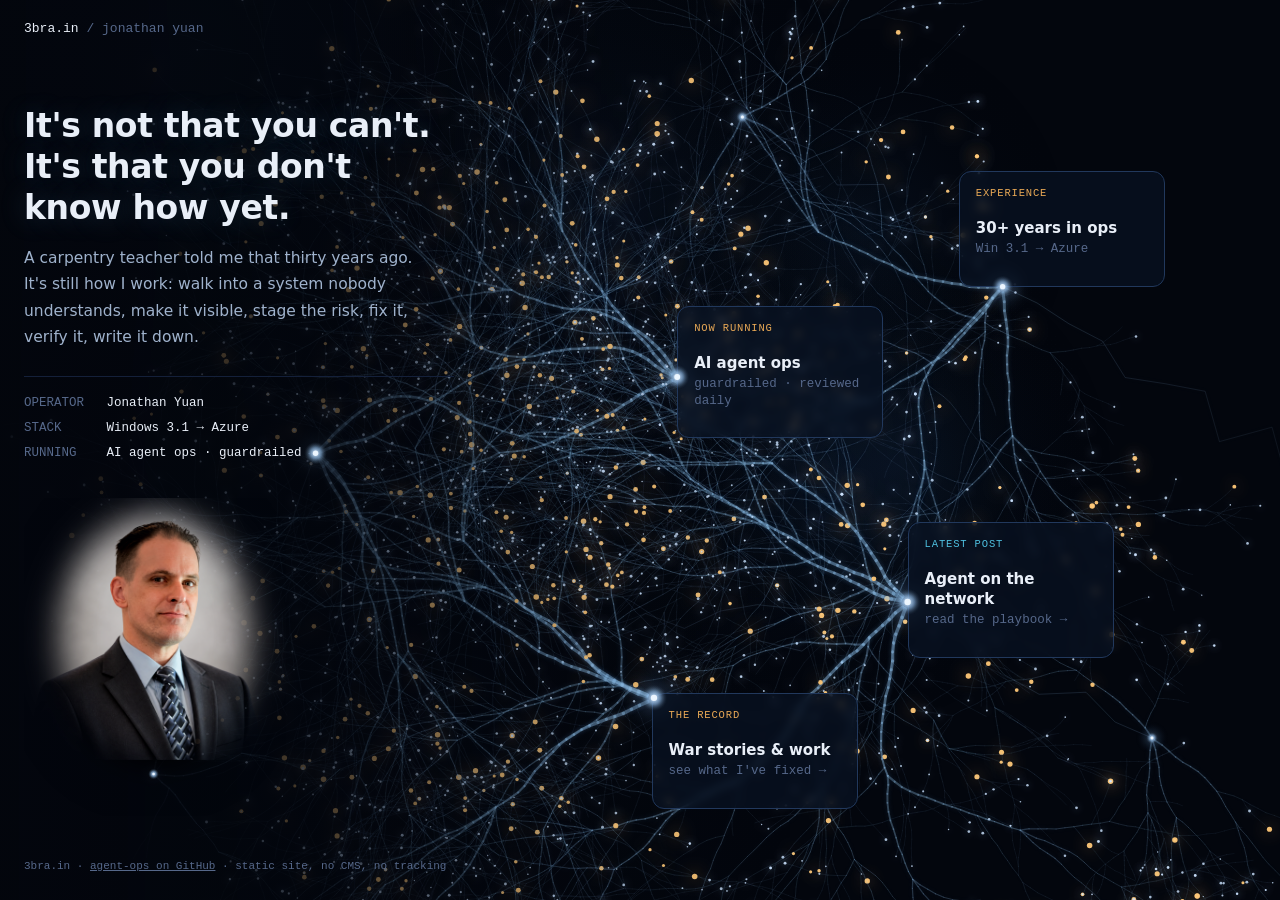
<file: index.html>
<!DOCTYPE html>
<html lang="en">
<head>
<meta charset="utf-8">
<meta name="viewport" content="width=device-width, initial-scale=1">
<title>Jonathan Yuan — 3bra.in</title>
<meta name="description" content="Thirty years of walking into systems nobody understands — and leaving them visible, fixed, verified, and documented.">
<link rel="stylesheet" href="assets/style.css">
<link rel="icon" type="image/png" href="assets/favicon-48.png">
<link rel="apple-touch-icon" href="assets/apple-touch-icon.png">
</head>
<body class="home">
<canvas class="neural" data-seed="7" data-density="1.25" data-dim="1" data-dof="0" aria-hidden="true"></canvas>
<div class="veil left"></div>

<header>
  <div class="wrap">
    <a class="site-name" href="index.html">3bra.in <span>/ jonathan yuan</span></a>
  </div>
</header>

<div class="col">
<div class="panel">
  <h1>It's not that you can't.<br>It's that you don't<br>know how yet.</h1>
  <p class="sub">A carpentry teacher told me that thirty years ago. It's still how I work: walk into a system nobody understands, make it visible, stage the risk, fix it, verify it, write it down.</p>
  <div class="metrics">
    <span>OPERATOR &nbsp; <b>Jonathan Yuan</b></span><br>
    <span>STACK &nbsp;&nbsp;&nbsp;&nbsp; <b>Windows 3.1 &rarr; Azure</b></span><br>
    <span>RUNNING &nbsp;&nbsp; <b>AI agent ops &middot; <span class="soma-anchor">guardrailed</span></b></span>
  </div>
</div>


<img class="headshot" src="assets/headshot.png" alt="Jonathan Yuan">
</div>

<div class="stage">
<a class="box b1" href="work/index.html"><p class="k">experience</p><p class="v">30+ years in ops<small>Win 3.1 &rarr; Azure</small></p></a>
<a class="box b2" href="playbook/index.html"><p class="k">now running</p><p class="v">AI agent ops<small>guardrailed &middot; reviewed daily</small></p></a>
<a class="box live b3" href="playbook/index.html"><p class="k">latest post</p><p class="v">Agent on the network<small>read the playbook &rarr;</small></p></a>
<a class="box b4" href="work/index.html"><p class="k">the record</p><p class="v">War stories &amp; work<small>see what I've fixed &rarr;</small></p></a>

</div><!-- /stage -->
<div class="home-foot">3bra.in &middot; <a href="https://github.com/Jon3Brain/agent-ops">agent-ops on GitHub</a> &middot; static site, no CMS, no tracking</div>
<script src="assets/neural.js"></script>
</body>
</html>
</file>
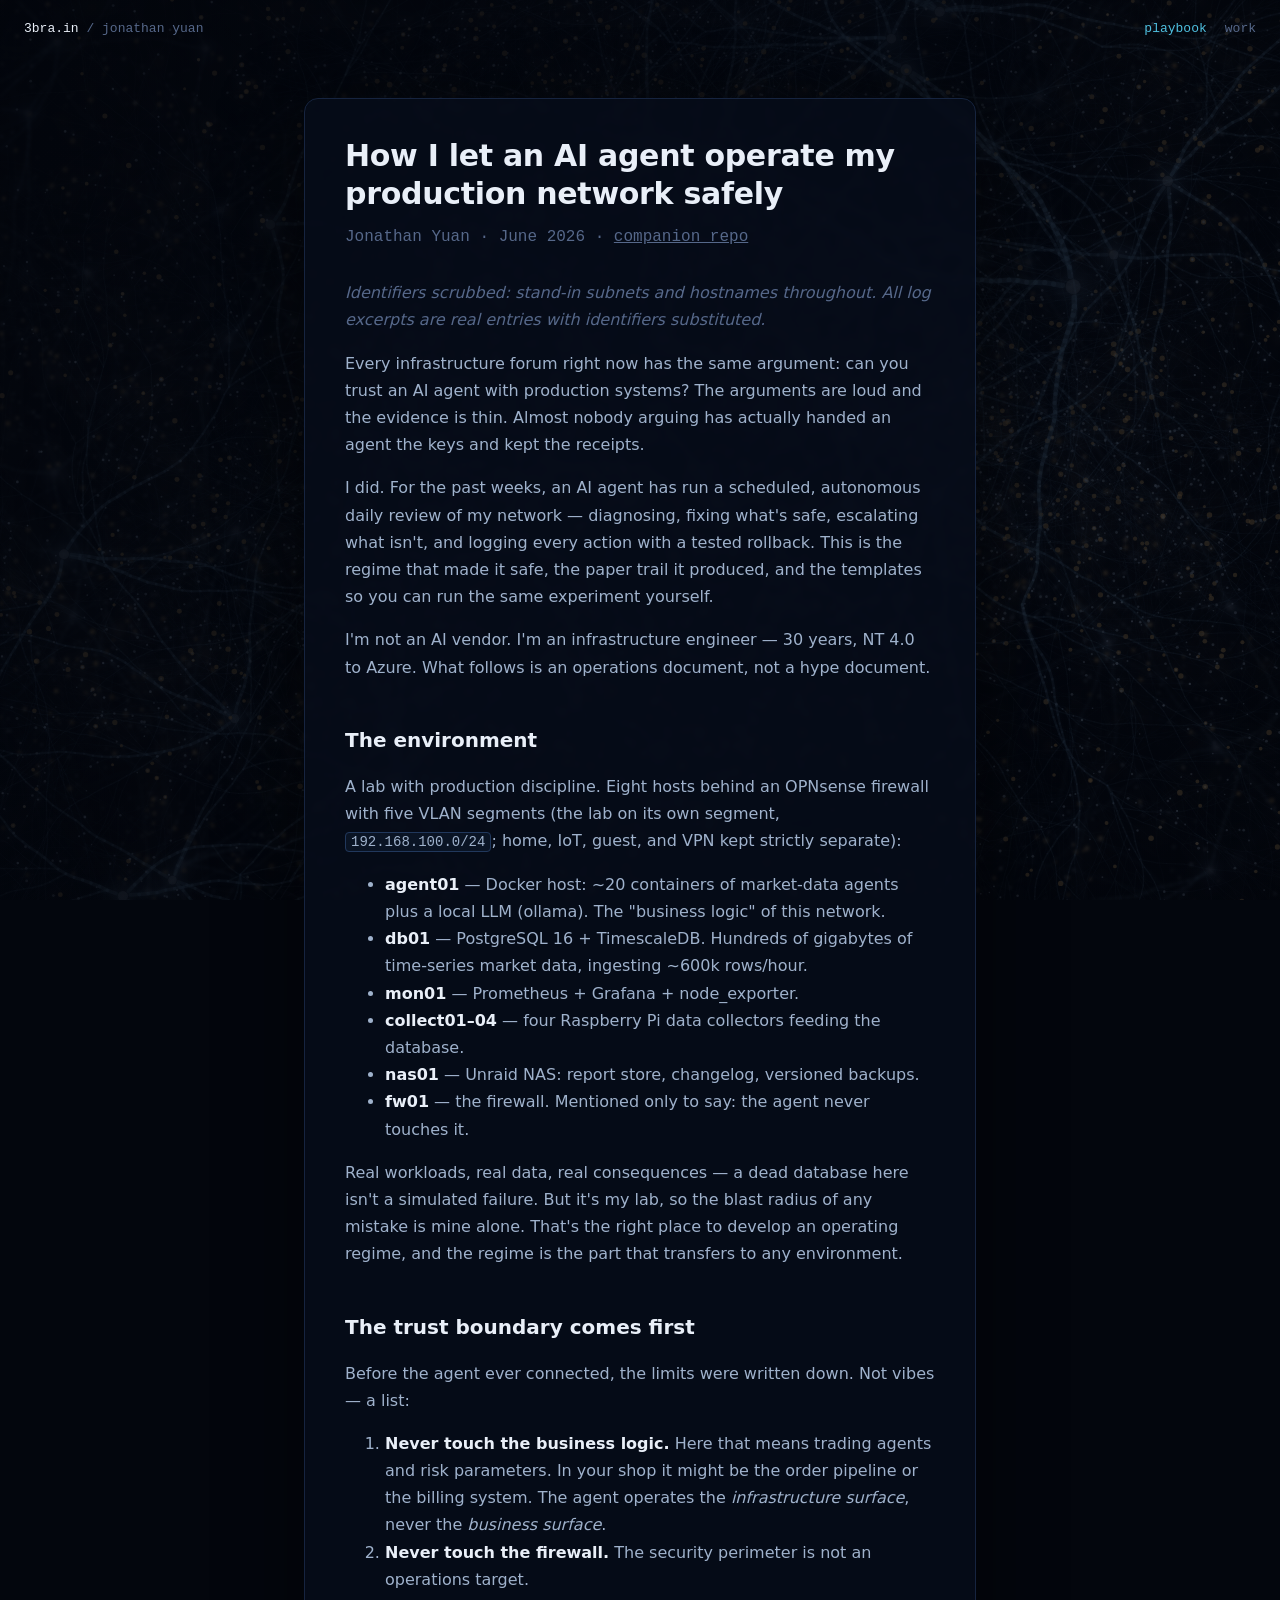
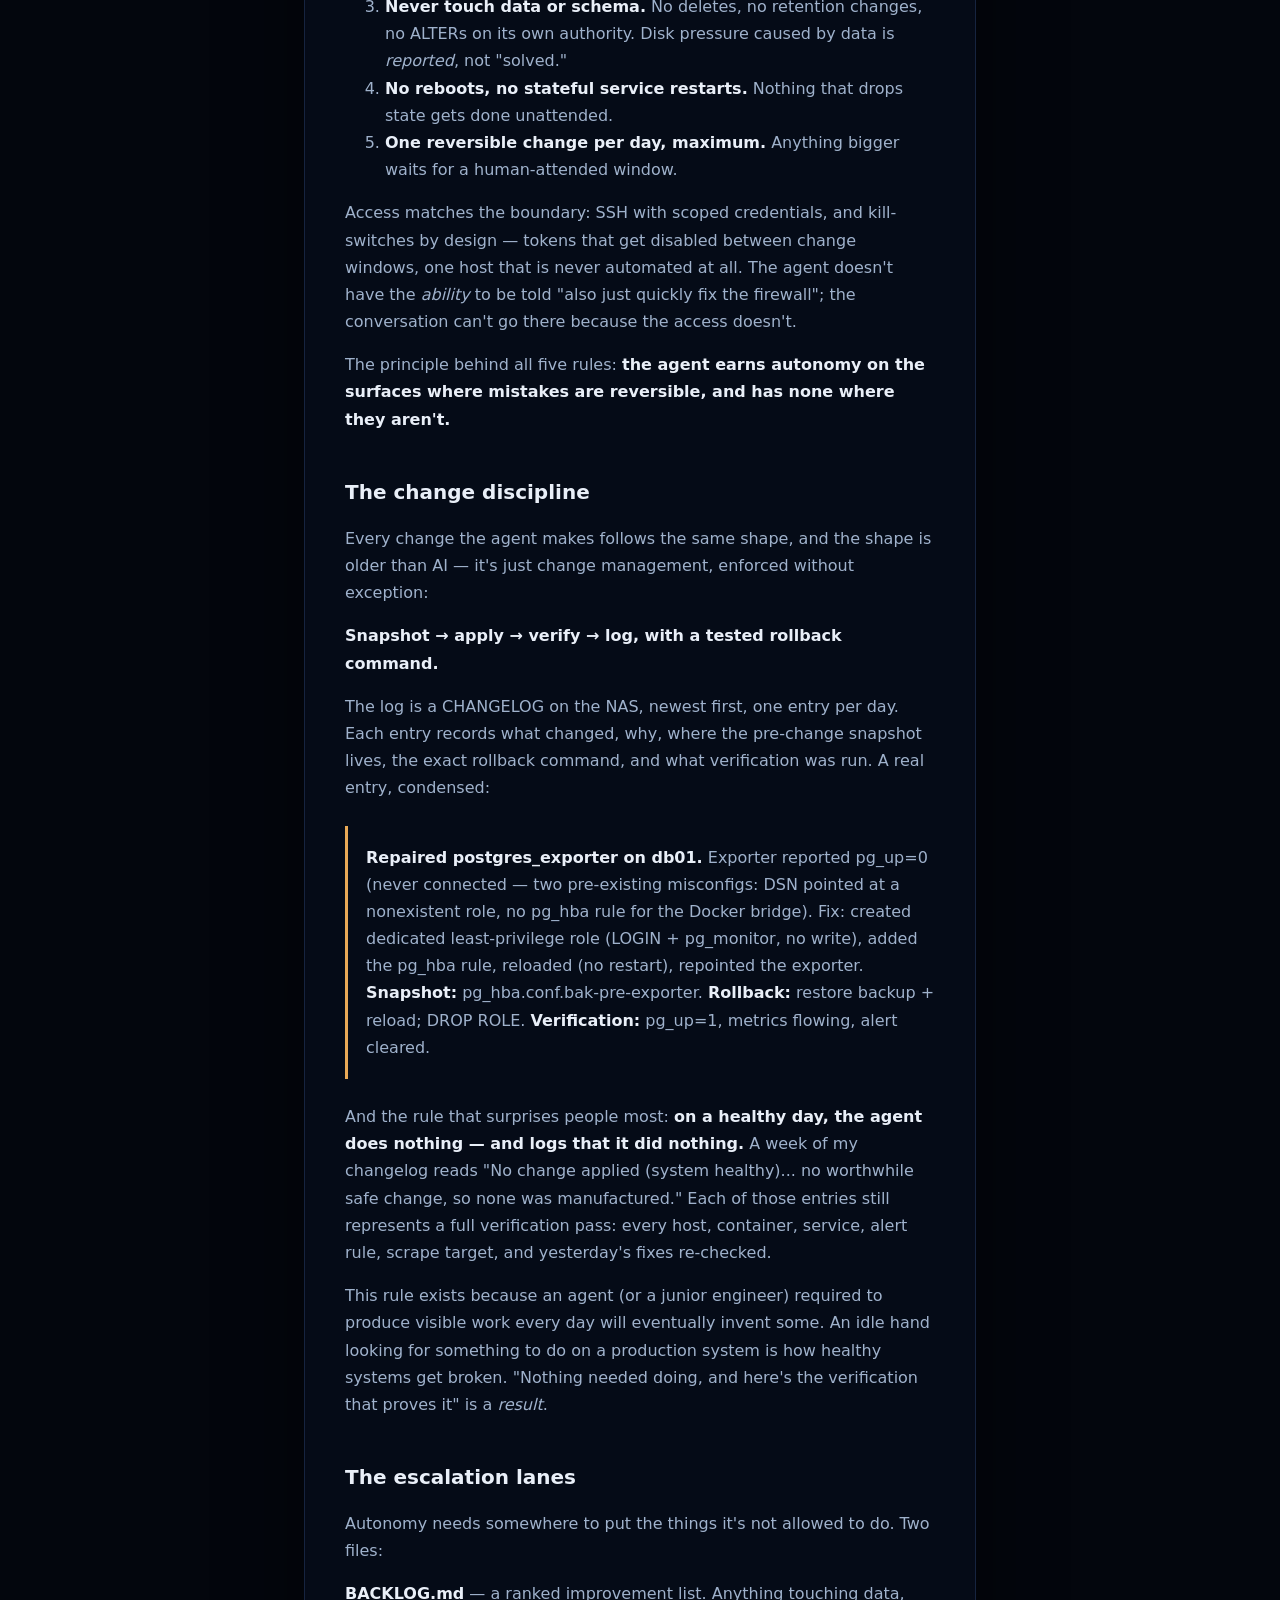
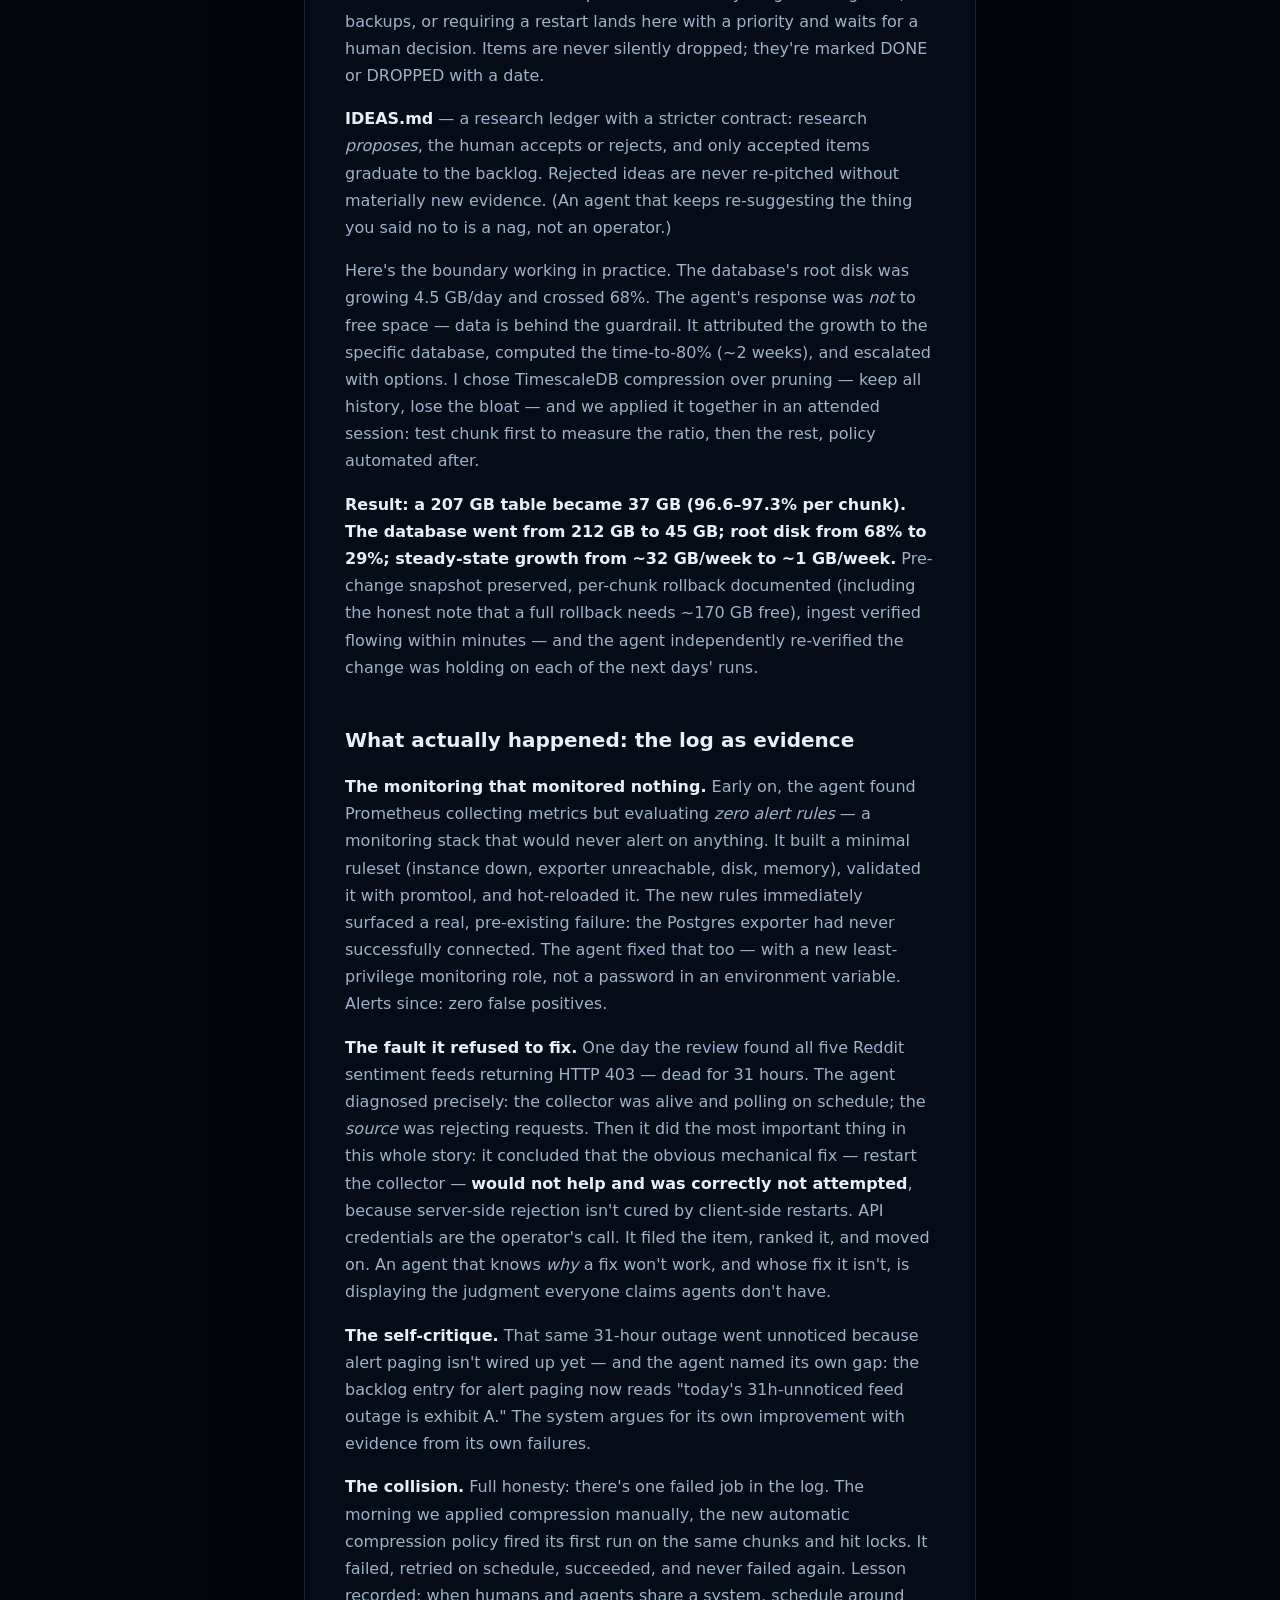
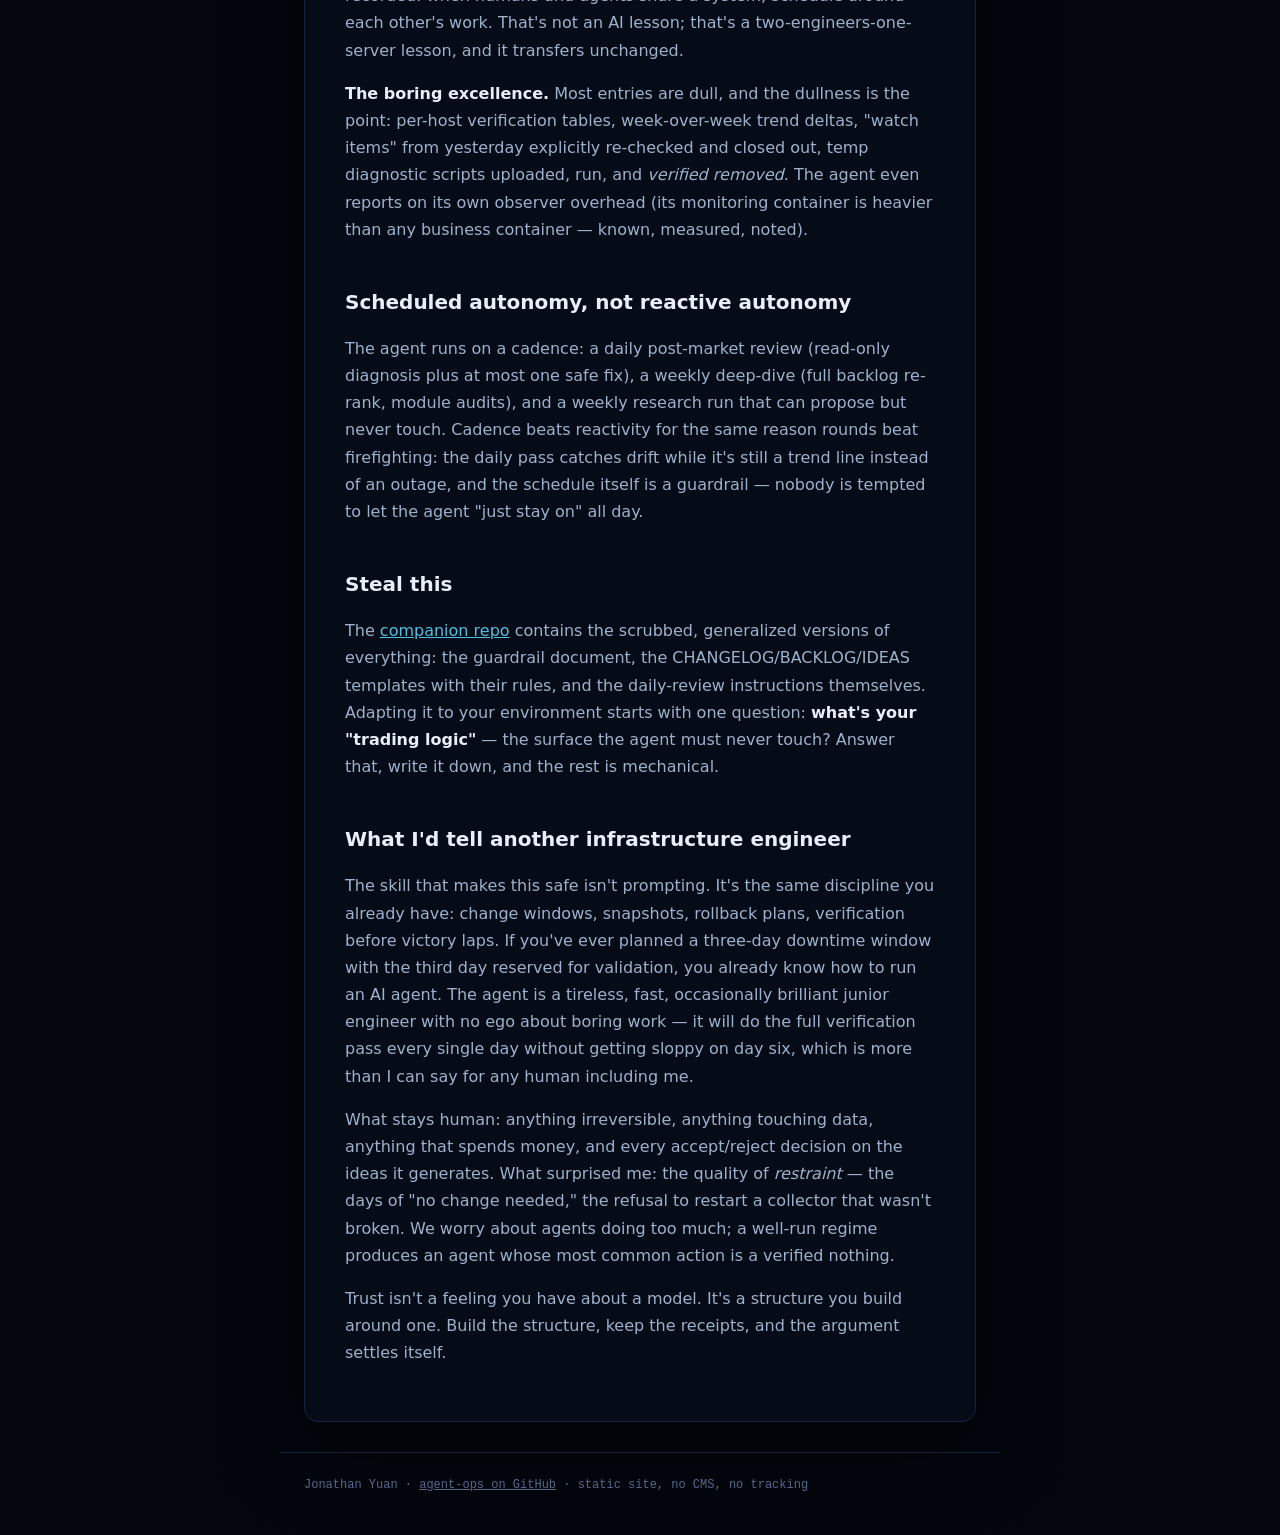
<file: playbook/index.html>
<!DOCTYPE html>
<html lang="en">
<head>
<meta charset="utf-8">
<meta name="viewport" content="width=device-width, initial-scale=1">
<title>How I let an AI agent operate my production network safely — Jonathan Yuan</title>
<meta name="description" content="The guardrails, change discipline, and escalation lanes that let an AI agent run a daily autonomous review of a production network — with the paper trail to prove it.">
<link rel="stylesheet" href="../assets/style.css">
<link rel="icon" type="image/png" href="../assets/favicon-48.png">
<link rel="apple-touch-icon" href="../assets/apple-touch-icon.png">
</head>
<body>
<canvas class="neural" data-seed="14" data-density="0.8" data-dim="0.6" data-focus="1" aria-hidden="true"></canvas>
<div class="veil read"></div>

<header>
  <div class="wrap">
    <a class="site-name" href="../index.html">3bra.in <span>/ jonathan yuan</span></a>
    <nav><a href="index.html" aria-current="page">playbook</a><a href="../work/index.html">work</a></nav>
  </div>
</header>

<main class="read">
  <article>
    <h1>How I let an AI agent operate my production network safely</h1>
    <p class="byline">Jonathan Yuan · June 2026 · <a href="https://github.com/Jon3Brain/agent-ops">companion repo</a></p>

    <p class="dim"><em>Identifiers scrubbed: stand-in subnets and hostnames throughout. All log excerpts are real entries with identifiers substituted.</em></p>

    <p>Every infrastructure forum right now has the same argument: can you trust an AI agent with production systems? The arguments are loud and the evidence is thin. Almost nobody arguing has actually handed an agent the keys and kept the receipts.</p>

    <p>I did. For the past weeks, an AI agent has run a scheduled, autonomous daily review of my network — diagnosing, fixing what's safe, escalating what isn't, and logging every action with a tested rollback. This is the regime that made it safe, the paper trail it produced, and the templates so you can run the same experiment yourself.</p>

    <p>I'm not an AI vendor. I'm an infrastructure engineer — 30 years, NT 4.0 to Azure. What follows is an operations document, not a hype document.</p>

    <h2>The environment</h2>

    <p>A lab with production discipline. Eight hosts behind an OPNsense firewall with five VLAN segments (the lab on its own segment, <code>192.168.100.0/24</code>; home, IoT, guest, and VPN kept strictly separate):</p>

    <ul>
      <li><strong>agent01</strong> — Docker host: ~20 containers of market-data agents plus a local LLM (ollama). The "business logic" of this network.</li>
      <li><strong>db01</strong> — PostgreSQL 16 + TimescaleDB. Hundreds of gigabytes of time-series market data, ingesting ~600k rows/hour.</li>
      <li><strong>mon01</strong> — Prometheus + Grafana + node_exporter.</li>
      <li><strong>collect01–04</strong> — four Raspberry Pi data collectors feeding the database.</li>
      <li><strong>nas01</strong> — Unraid NAS: report store, changelog, versioned backups.</li>
      <li><strong>fw01</strong> — the firewall. Mentioned only to say: the agent never touches it.</li>
    </ul>

    <p>Real workloads, real data, real consequences — a dead database here isn't a simulated failure. But it's my lab, so the blast radius of any mistake is mine alone. That's the right place to develop an operating regime, and the regime is the part that transfers to any environment.</p>

    <h2>The trust boundary comes first</h2>

    <p>Before the agent ever connected, the limits were written down. Not vibes — a list:</p>

    <ol>
      <li><strong>Never touch the business logic.</strong> Here that means trading agents and risk parameters. In your shop it might be the order pipeline or the billing system. The agent operates the <em>infrastructure surface</em>, never the <em>business surface</em>.</li>
      <li><strong>Never touch the firewall.</strong> The security perimeter is not an operations target.</li>
      <li><strong>Never touch data or schema.</strong> No deletes, no retention changes, no ALTERs on its own authority. Disk pressure caused by data is <em>reported</em>, not "solved."</li>
      <li><strong>No reboots, no stateful service restarts.</strong> Nothing that drops state gets done unattended.</li>
      <li><strong>One reversible change per day, maximum.</strong> Anything bigger waits for a human-attended window.</li>
    </ol>

    <p>Access matches the boundary: SSH with scoped credentials, and kill-switches by design — tokens that get disabled between change windows, one host that is never automated at all. The agent doesn't have the <em>ability</em> to be told "also just quickly fix the firewall"; the conversation can't go there because the access doesn't.</p>

    <p>The principle behind all five rules: <strong>the agent earns autonomy on the surfaces where mistakes are reversible, and has none where they aren't.</strong></p>

    <h2>The change discipline</h2>

    <p>Every change the agent makes follows the same shape, and the shape is older than AI — it's just change management, enforced without exception:</p>

    <p><strong>Snapshot → apply → verify → log, with a tested rollback command.</strong></p>

    <p>The log is a CHANGELOG on the NAS, newest first, one entry per day. Each entry records what changed, why, where the pre-change snapshot lives, the exact rollback command, and what verification was run. A real entry, condensed:</p>

    <blockquote>
      <p><strong>Repaired postgres_exporter on db01.</strong> Exporter reported pg_up=0 (never connected — two pre-existing misconfigs: DSN pointed at a nonexistent role, no pg_hba rule for the Docker bridge). Fix: created dedicated least-privilege role (LOGIN + pg_monitor, no write), added the pg_hba rule, reloaded (no restart), repointed the exporter. <strong>Snapshot:</strong> pg_hba.conf.bak-pre-exporter. <strong>Rollback:</strong> restore backup + reload; DROP ROLE. <strong>Verification:</strong> pg_up=1, metrics flowing, alert cleared.</p>
    </blockquote>

    <p>And the rule that surprises people most: <strong>on a healthy day, the agent does nothing — and logs that it did nothing.</strong> A week of my changelog reads "No change applied (system healthy)... no worthwhile safe change, so none was manufactured." Each of those entries still represents a full verification pass: every host, container, service, alert rule, scrape target, and yesterday's fixes re-checked.</p>

    <p>This rule exists because an agent (or a junior engineer) required to produce visible work every day will eventually invent some. An idle hand looking for something to do on a production system is how healthy systems get broken. "Nothing needed doing, and here's the verification that proves it" is a <em>result</em>.</p>

    <h2>The escalation lanes</h2>

    <p>Autonomy needs somewhere to put the things it's not allowed to do. Two files:</p>

    <p><strong>BACKLOG.md</strong> — a ranked improvement list. Anything touching data, backups, or requiring a restart lands here with a priority and waits for a human decision. Items are never silently dropped; they're marked DONE or DROPPED with a date.</p>

    <p><strong>IDEAS.md</strong> — a research ledger with a stricter contract: research <em>proposes</em>, the human accepts or rejects, and only accepted items graduate to the backlog. Rejected ideas are never re-pitched without materially new evidence. (An agent that keeps re-suggesting the thing you said no to is a nag, not an operator.)</p>

    <p>Here's the boundary working in practice. The database's root disk was growing 4.5 GB/day and crossed 68%. The agent's response was <em>not</em> to free space — data is behind the guardrail. It attributed the growth to the specific database, computed the time-to-80% (~2 weeks), and escalated with options. I chose TimescaleDB compression over pruning — keep all history, lose the bloat — and we applied it together in an attended session: test chunk first to measure the ratio, then the rest, policy automated after.</p>

    <p><strong>Result: a 207 GB table became 37 GB (96.6–97.3% per chunk). The database went from 212 GB to 45 GB; root disk from 68% to 29%; steady-state growth from ~32 GB/week to ~1 GB/week.</strong> Pre-change snapshot preserved, per-chunk rollback documented (including the honest note that a full rollback needs ~170 GB free), ingest verified flowing within minutes — and the agent independently re-verified the change was holding on each of the next days' runs.</p>

    <h2>What actually happened: the log as evidence</h2>

    <p><strong>The monitoring that monitored nothing.</strong> Early on, the agent found Prometheus collecting metrics but evaluating <em>zero alert rules</em> — a monitoring stack that would never alert on anything. It built a minimal ruleset (instance down, exporter unreachable, disk, memory), validated it with promtool, and hot-reloaded it. The new rules immediately surfaced a real, pre-existing failure: the Postgres exporter had never successfully connected. The agent fixed that too — with a new least-privilege monitoring role, not a password in an environment variable. Alerts since: zero false positives.</p>

    <p><strong>The fault it refused to fix.</strong> One day the review found all five Reddit sentiment feeds returning HTTP 403 — dead for 31 hours. The agent diagnosed precisely: the collector was alive and polling on schedule; the <em>source</em> was rejecting requests. Then it did the most important thing in this whole story: it concluded that the obvious mechanical fix — restart the collector — <strong>would not help and was correctly not attempted</strong>, because server-side rejection isn't cured by client-side restarts. API credentials are the operator's call. It filed the item, ranked it, and moved on. An agent that knows <em>why</em> a fix won't work, and whose fix it isn't, is displaying the judgment everyone claims agents don't have.</p>

    <p><strong>The self-critique.</strong> That same 31-hour outage went unnoticed because alert paging isn't wired up yet — and the agent named its own gap: the backlog entry for alert paging now reads "today's 31h-unnoticed feed outage is exhibit A." The system argues for its own improvement with evidence from its own failures.</p>

    <p><strong>The collision.</strong> Full honesty: there's one failed job in the log. The morning we applied compression manually, the new automatic compression policy fired its first run on the same chunks and hit locks. It failed, retried on schedule, succeeded, and never failed again. Lesson recorded: when humans and agents share a system, schedule around each other's work. That's not an AI lesson; that's a two-engineers-one-server lesson, and it transfers unchanged.</p>

    <p><strong>The boring excellence.</strong> Most entries are dull, and the dullness is the point: per-host verification tables, week-over-week trend deltas, "watch items" from yesterday explicitly re-checked and closed out, temp diagnostic scripts uploaded, run, and <em>verified removed</em>. The agent even reports on its own observer overhead (its monitoring container is heavier than any business container — known, measured, noted).</p>

    <h2>Scheduled autonomy, not reactive autonomy</h2>

    <p>The agent runs on a cadence: a daily post-market review (read-only diagnosis plus at most one safe fix), a weekly deep-dive (full backlog re-rank, module audits), and a weekly research run that can propose but never touch. Cadence beats reactivity for the same reason rounds beat firefighting: the daily pass catches drift while it's still a trend line instead of an outage, and the schedule itself is a guardrail — nobody is tempted to let the agent "just stay on" all day.</p>

    <h2>Steal this</h2>

    <p>The <a href="https://github.com/Jon3Brain/agent-ops">companion repo</a> contains the scrubbed, generalized versions of everything: the guardrail document, the CHANGELOG/BACKLOG/IDEAS templates with their rules, and the daily-review instructions themselves. Adapting it to your environment starts with one question: <strong>what's your "trading logic"</strong> — the surface the agent must never touch? Answer that, write it down, and the rest is mechanical.</p>

    <h2>What I'd tell another infrastructure engineer</h2>

    <p>The skill that makes this safe isn't prompting. It's the same discipline you already have: change windows, snapshots, rollback plans, verification before victory laps. If you've ever planned a three-day downtime window with the third day reserved for validation, you already know how to run an AI agent. The agent is a tireless, fast, occasionally brilliant junior engineer with no ego about boring work — it will do the full verification pass every single day without getting sloppy on day six, which is more than I can say for any human including me.</p>

    <p>What stays human: anything irreversible, anything touching data, anything that spends money, and every accept/reject decision on the ideas it generates. What surprised me: the quality of <em>restraint</em> — the days of "no change needed," the refusal to restart a collector that wasn't broken. We worry about agents doing too much; a well-run regime produces an agent whose most common action is a verified nothing.</p>

    <p>Trust isn't a feeling you have about a model. It's a structure you build around one. Build the structure, keep the receipts, and the argument settles itself.</p>
  </article>
</main>

<footer>
  <div class="wrap">Jonathan Yuan · <a href="https://github.com/Jon3Brain/agent-ops">agent-ops on GitHub</a> · static site, no CMS, no tracking</div>
</footer>
<script src="../assets/neural.js"></script>
</body>
</html>
</file>
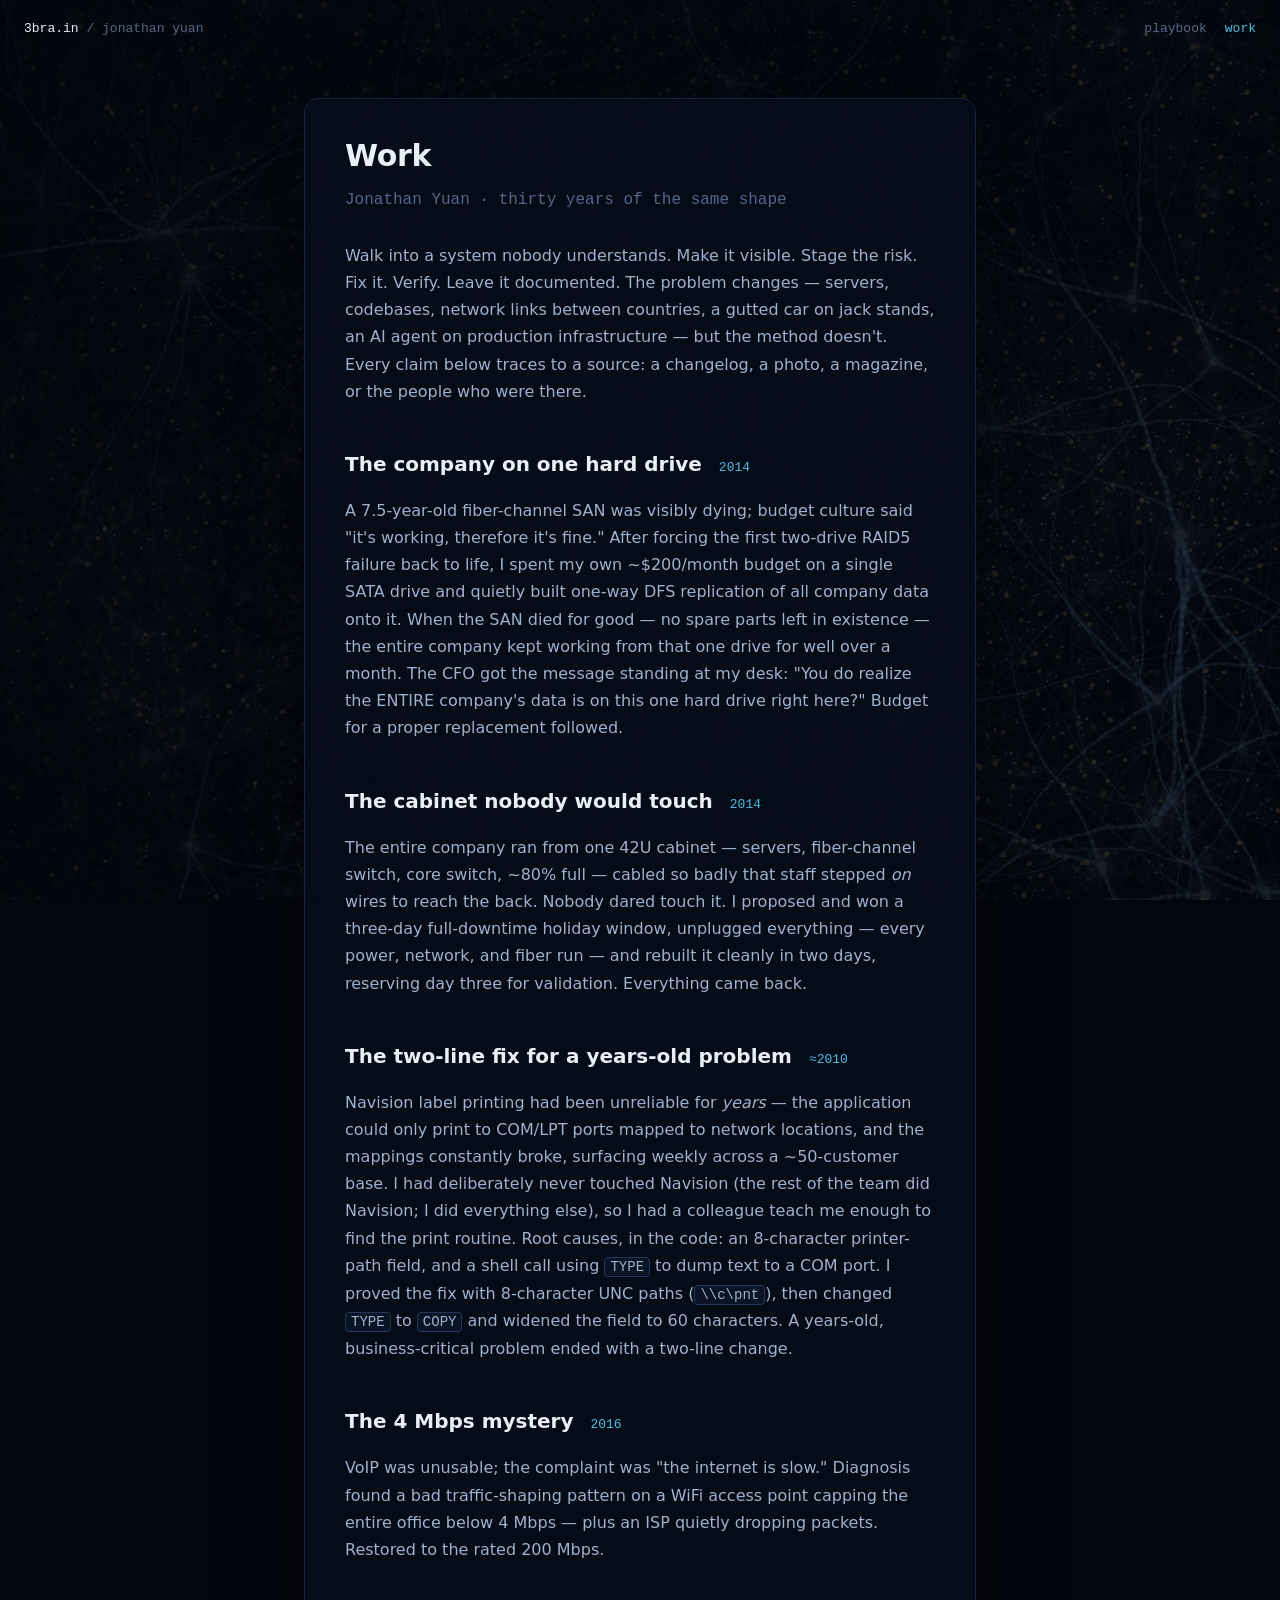
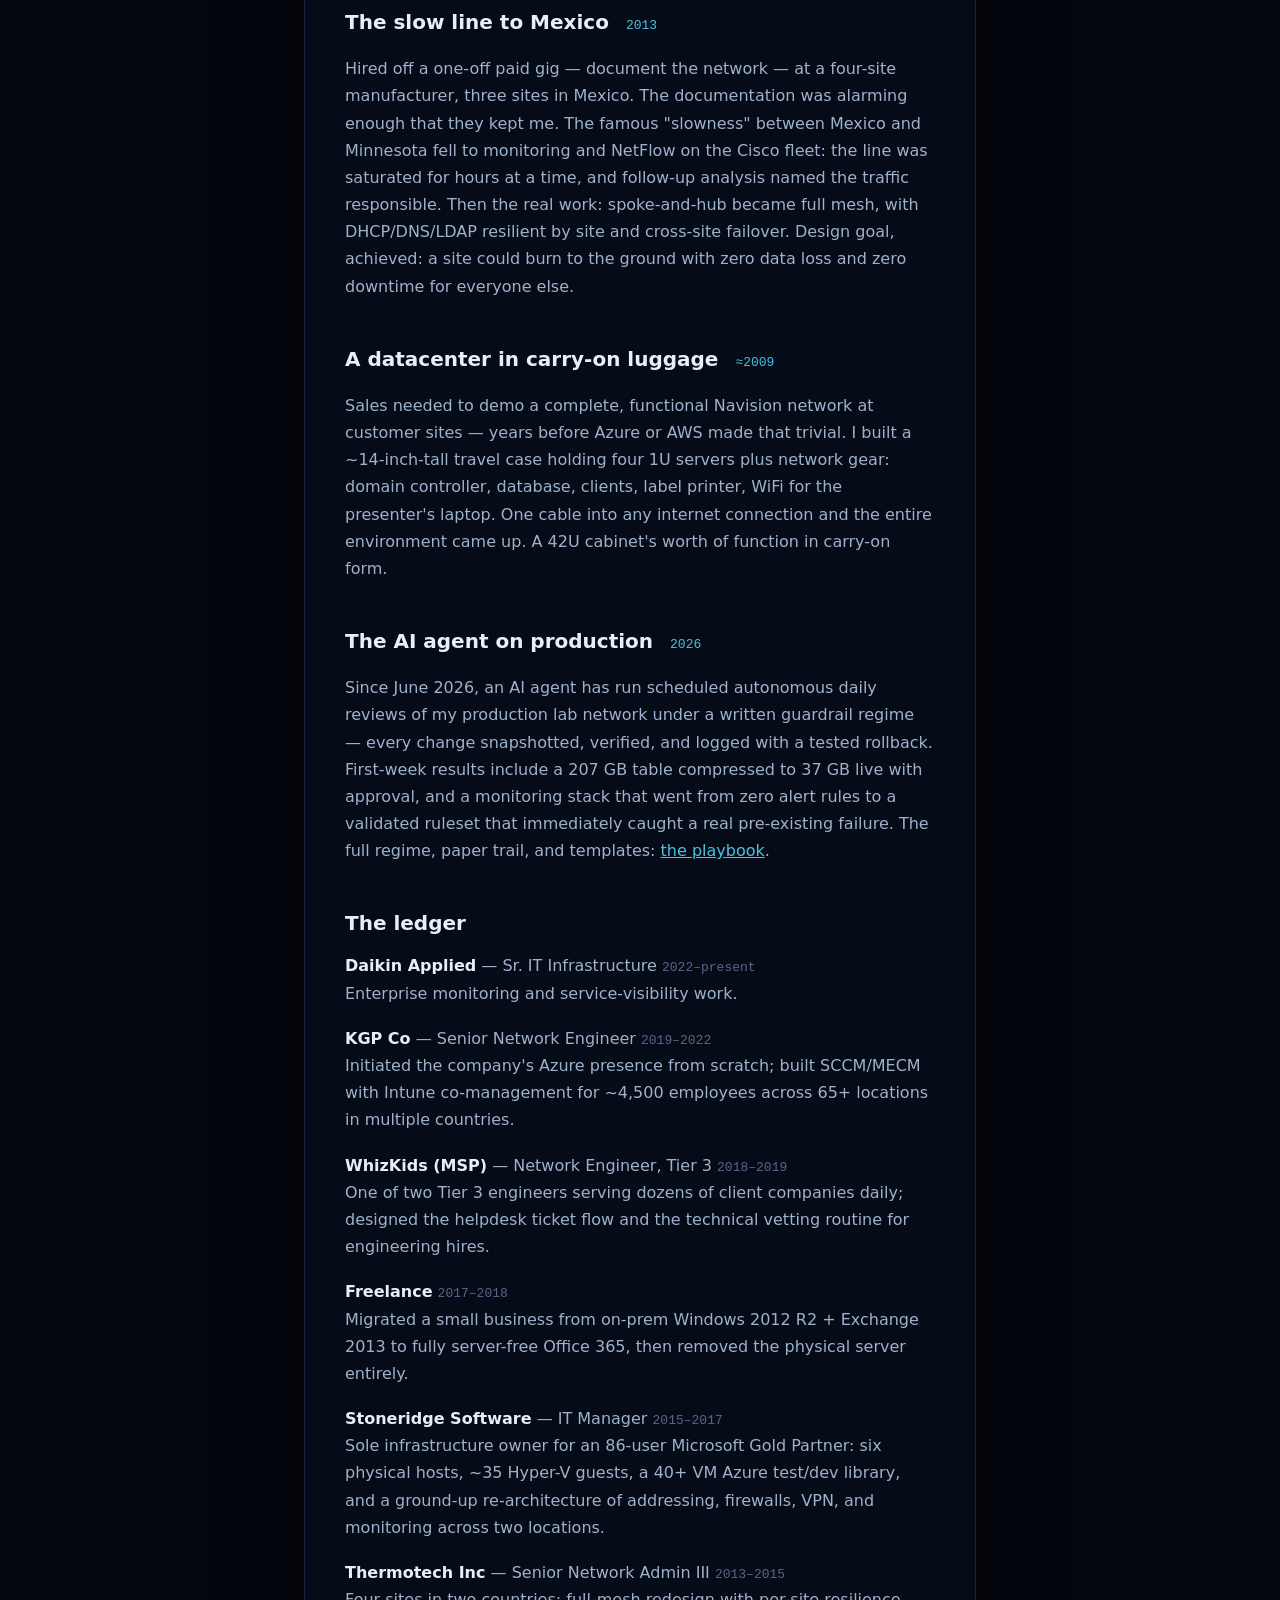
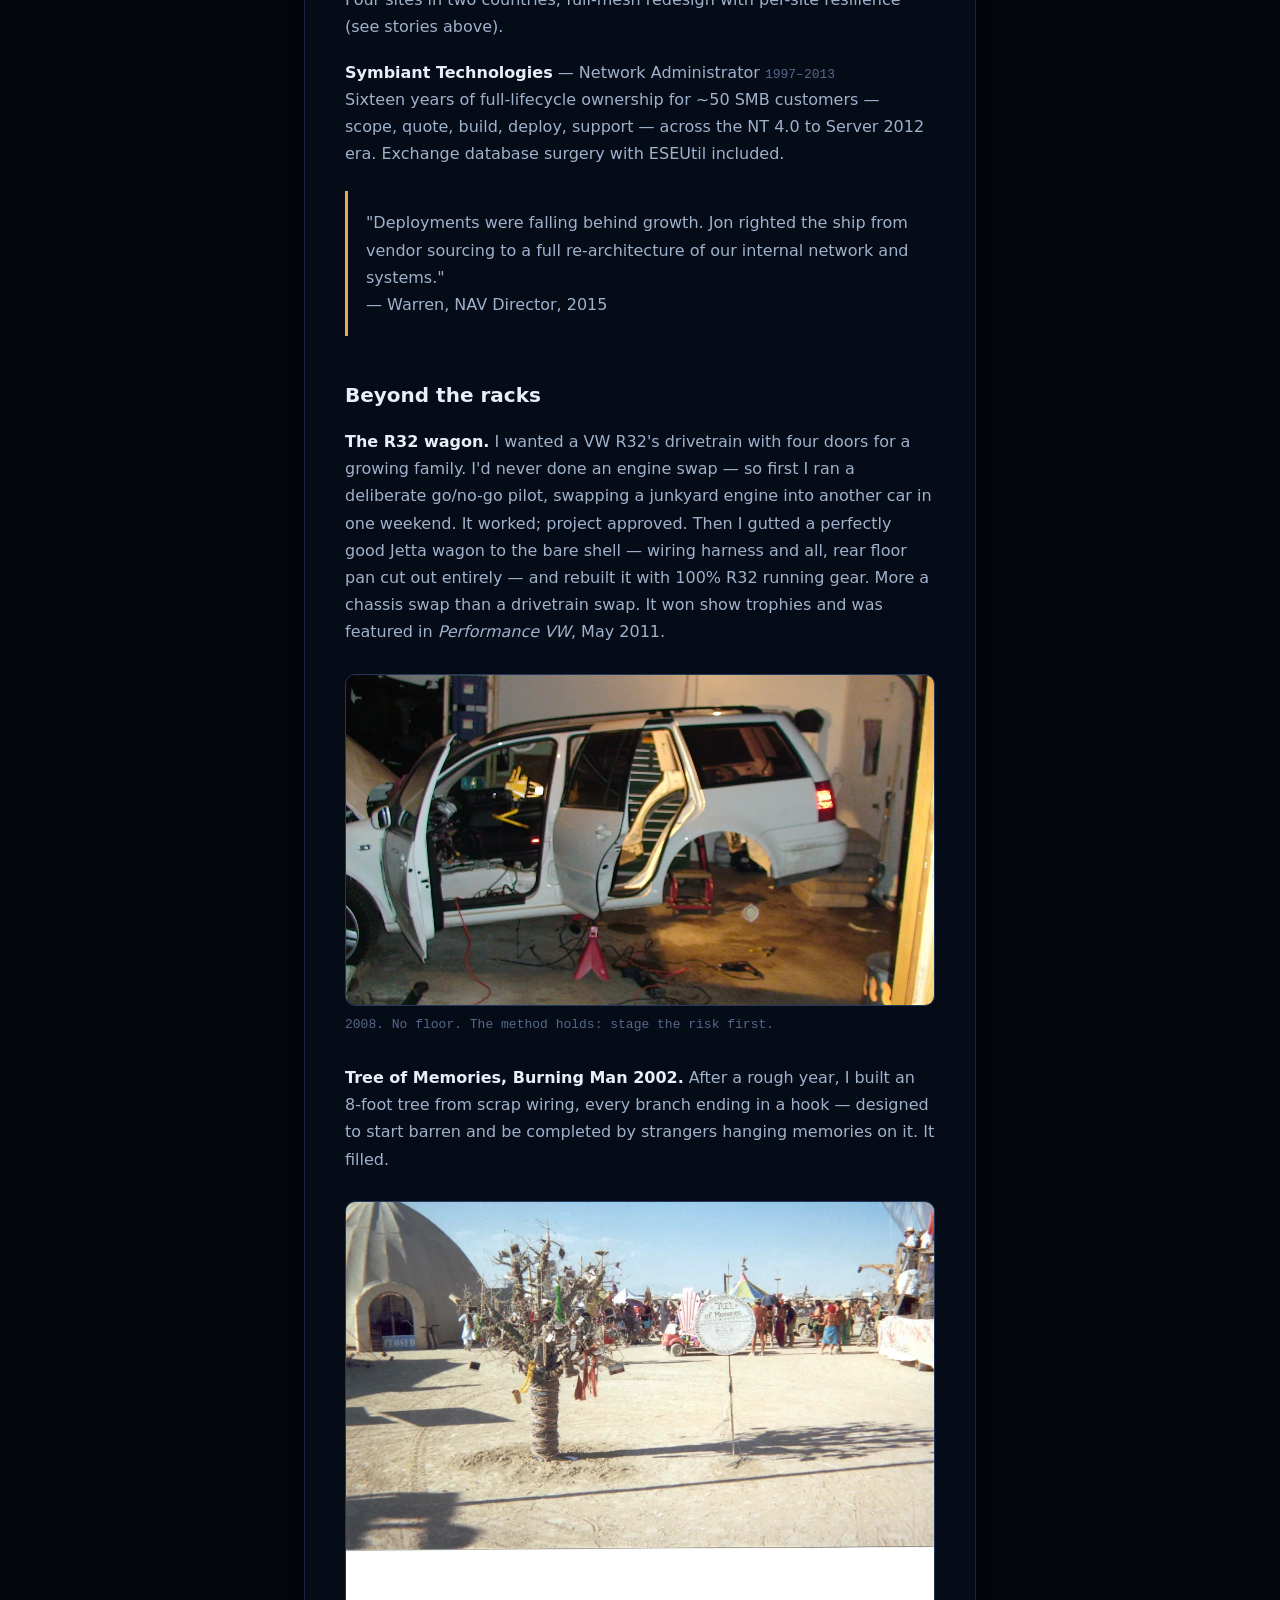
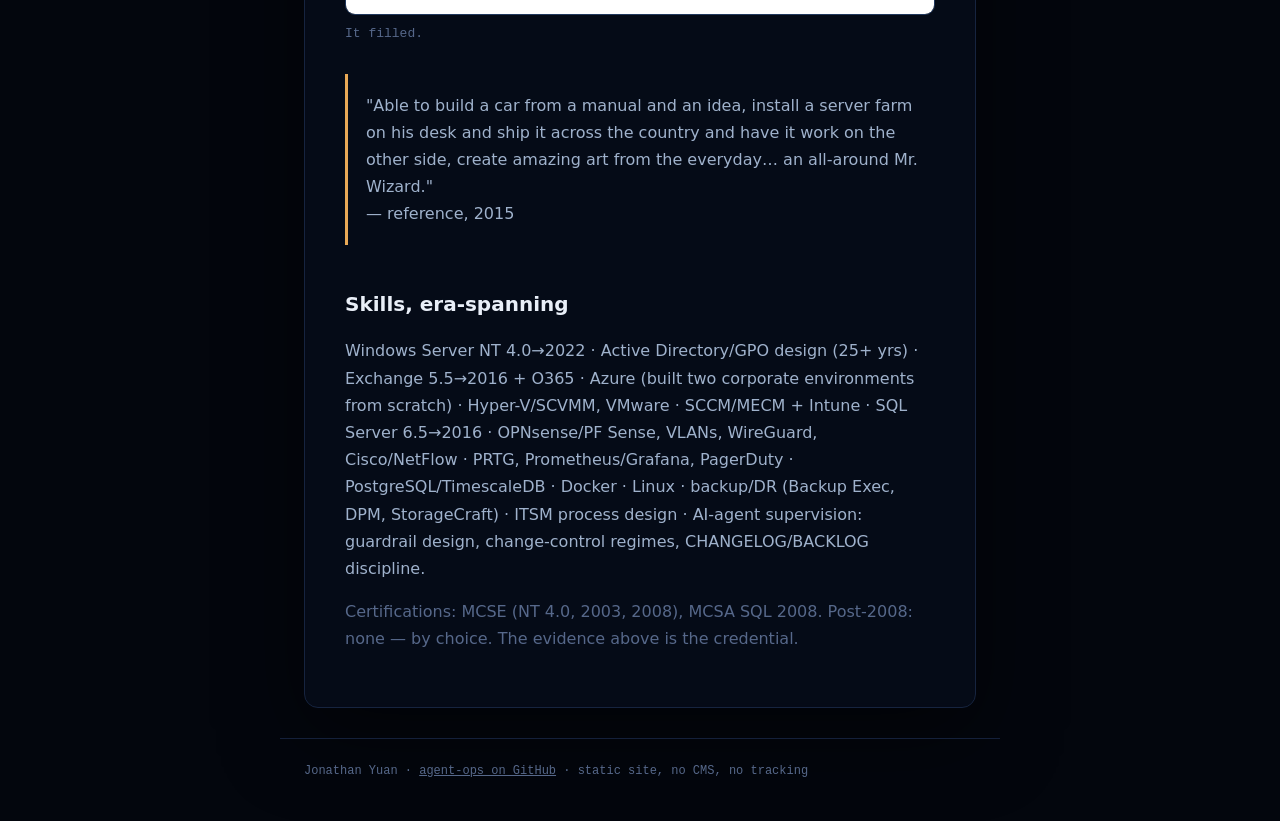
<file: work/index.html>
<!DOCTYPE html>
<html lang="en">
<head>
<meta charset="utf-8">
<meta name="viewport" content="width=device-width, initial-scale=1">
<title>Work — Jonathan Yuan</title>
<meta name="description" content="Thirty years of infrastructure work: the stories, the ledger, and the things built outside the racks. Every claim traces to a source.">
<link rel="stylesheet" href="../assets/style.css">
<link rel="icon" type="image/png" href="../assets/favicon-48.png">
<link rel="apple-touch-icon" href="../assets/apple-touch-icon.png">
</head>
<body>
<canvas class="neural" data-seed="21" data-density="0.8" data-dim="0.6" data-focus="1" aria-hidden="true"></canvas>
<div class="veil read"></div>

<header>
  <div class="wrap">
    <a class="site-name" href="../index.html">3bra.in <span>/ jonathan yuan</span></a>
    <nav><a href="../playbook/index.html">playbook</a><a href="index.html" aria-current="page">work</a></nav>
  </div>
</header>

<main class="read">
  <article>
    <h1>Work</h1>
    <p class="byline">Jonathan Yuan · thirty years of the same shape</p>

    <p>Walk into a system nobody understands. Make it visible. Stage the risk. Fix it. Verify. Leave it documented. The problem changes — servers, codebases, network links between countries, a gutted car on jack stands, an AI agent on production infrastructure — but the method doesn't. Every claim below traces to a source: a changelog, a photo, a magazine, or the people who were there.</p>

    <h2>The company on one hard drive <span class="year">2014</span></h2>

    <p>A 7.5-year-old fiber-channel SAN was visibly dying; budget culture said "it's working, therefore it's fine." After forcing the first two-drive RAID5 failure back to life, I spent my own ~$200/month budget on a single SATA drive and quietly built one-way DFS replication of all company data onto it. When the SAN died for good — no spare parts left in existence — the entire company kept working from that one drive for well over a month. The CFO got the message standing at my desk: "You do realize the ENTIRE company's data is on this one hard drive right here?" Budget for a proper replacement followed.</p>

    <h2>The cabinet nobody would touch <span class="year">2014</span></h2>

    <p>The entire company ran from one 42U cabinet — servers, fiber-channel switch, core switch, ~80% full — cabled so badly that staff stepped <em>on</em> wires to reach the back. Nobody dared touch it. I proposed and won a three-day full-downtime holiday window, unplugged everything — every power, network, and fiber run — and rebuilt it cleanly in two days, reserving day three for validation. Everything came back.</p>

    <h2>The two-line fix for a years-old problem <span class="year">≈2010</span></h2>

    <p>Navision label printing had been unreliable for <em>years</em> — the application could only print to COM/LPT ports mapped to network locations, and the mappings constantly broke, surfacing weekly across a ~50-customer base. I had deliberately never touched Navision (the rest of the team did Navision; I did everything else), so I had a colleague teach me enough to find the print routine. Root causes, in the code: an 8-character printer-path field, and a shell call using <code>TYPE</code> to dump text to a COM port. I proved the fix with 8-character UNC paths (<code>\\c\pnt</code>), then changed <code>TYPE</code> to <code>COPY</code> and widened the field to 60 characters. A years-old, business-critical problem ended with a two-line change.</p>

    <h2>The 4 Mbps mystery <span class="year">2016</span></h2>

    <p>VoIP was unusable; the complaint was "the internet is slow." Diagnosis found a bad traffic-shaping pattern on a WiFi access point capping the entire office below 4 Mbps — plus an ISP quietly dropping packets. Restored to the rated 200 Mbps.</p>

    <h2>The slow line to Mexico <span class="year">2013</span></h2>

    <p>Hired off a one-off paid gig — document the network — at a four-site manufacturer, three sites in Mexico. The documentation was alarming enough that they kept me. The famous "slowness" between Mexico and Minnesota fell to monitoring and NetFlow on the Cisco fleet: the line was saturated for hours at a time, and follow-up analysis named the traffic responsible. Then the real work: spoke-and-hub became full mesh, with DHCP/DNS/LDAP resilient by site and cross-site failover. Design goal, achieved: a site could burn to the ground with zero data loss and zero downtime for everyone else.</p>

    <h2>A datacenter in carry-on luggage <span class="year">≈2009</span></h2>

    <p>Sales needed to demo a complete, functional Navision network at customer sites — years before Azure or AWS made that trivial. I built a ~14-inch-tall travel case holding four 1U servers plus network gear: domain controller, database, clients, label printer, WiFi for the presenter's laptop. One cable into any internet connection and the entire environment came up. A 42U cabinet's worth of function in carry-on form.</p>

    <h2>The AI agent on production <span class="year">2026</span></h2>

    <p>Since June 2026, an AI agent has run scheduled autonomous daily reviews of my production lab network under a written guardrail regime — every change snapshotted, verified, and logged with a tested rollback. First-week results include a 207 GB table compressed to 37 GB live with approval, and a monitoring stack that went from zero alert rules to a validated ruleset that immediately caught a real pre-existing failure. The full regime, paper trail, and templates: <a href="../playbook/index.html">the playbook</a>.</p>

    <h2>The ledger</h2>

    <ul class="roles">
      <li><span class="org">Daikin Applied</span> — Sr. IT Infrastructure <span class="when">2022–present</span><br>Enterprise monitoring and service-visibility work.</li>
      <li><span class="org">KGP Co</span> — Senior Network Engineer <span class="when">2019–2022</span><br>Initiated the company's Azure presence from scratch; built SCCM/MECM with Intune co-management for ~4,500 employees across 65+ locations in multiple countries.</li>
      <li><span class="org">WhizKids (MSP)</span> — Network Engineer, Tier 3 <span class="when">2018–2019</span><br>One of two Tier 3 engineers serving dozens of client companies daily; designed the helpdesk ticket flow and the technical vetting routine for engineering hires.</li>
      <li><span class="org">Freelance</span> <span class="when">2017–2018</span><br>Migrated a small business from on-prem Windows 2012 R2 + Exchange 2013 to fully server-free Office 365, then removed the physical server entirely.</li>
      <li><span class="org">Stoneridge Software</span> — IT Manager <span class="when">2015–2017</span><br>Sole infrastructure owner for an 86-user Microsoft Gold Partner: six physical hosts, ~35 Hyper-V guests, a 40+ VM Azure test/dev library, and a ground-up re-architecture of addressing, firewalls, VPN, and monitoring across two locations.</li>
      <li><span class="org">Thermotech Inc</span> — Senior Network Admin III <span class="when">2013–2015</span><br>Four sites in two countries; full-mesh redesign with per-site resilience (see stories above).</li>
      <li><span class="org">Symbiant Technologies</span> — Network Administrator <span class="when">1997–2013</span><br>Sixteen years of full-lifecycle ownership for ~50 SMB customers — scope, quote, build, deploy, support — across the NT 4.0 to Server 2012 era. Exchange database surgery with ESEUtil included.</li>
    </ul>

    <blockquote>
      <p>"Deployments were falling behind growth. Jon righted the ship from vendor sourcing to a full re-architecture of our internal network and systems."<br>— Warren, NAV Director, 2015</p>
    </blockquote>

    <h2>Beyond the racks</h2>

    <p><strong>The R32 wagon.</strong> I wanted a VW R32's drivetrain with four doors for a growing family. I'd never done an engine swap — so first I ran a deliberate go/no-go pilot, swapping a junkyard engine into another car in one weekend. It worked; project approved. Then I gutted a perfectly good Jetta wagon to the bare shell — wiring harness and all, rear floor pan cut out entirely — and rebuilt it with 100% R32 running gear. More a chassis swap than a drivetrain swap. It won show trophies and was featured in <em>Performance VW</em>, May 2011.</p>

    <figure>
      <img src="../assets/r32-wagon.webp" width="1100" height="618" alt="A Jetta wagon on jack stands, stripped to a bare shell with the rear floor cut out, garage floor visible through the car." loading="lazy">
      <figcaption>2008. No floor. The method holds: stage the risk first.</figcaption>
    </figure>

    <p><strong>Tree of Memories, Burning Man 2002.</strong> After a rough year, I built an 8-foot tree from scrap wiring, every branch ending in a hook — designed to start barren and be completed by strangers hanging memories on it. It filled.</p>

    <figure>
      <img src="../assets/tree-of-memories.webp" width="1100" height="772" alt="An eight-foot tree sculpture made of scrap wire at Burning Man, its branches hung with objects left by strangers." loading="lazy">
      <figcaption>It filled.</figcaption>
    </figure>

    <blockquote>
      <p>"Able to build a car from a manual and an idea, install a server farm on his desk and ship it across the country and have it work on the other side, create amazing art from the everyday… an all-around Mr. Wizard."<br>— reference, 2015</p>
    </blockquote>

    <h2>Skills, era-spanning</h2>

    <p>Windows Server NT 4.0→2022 · Active Directory/GPO design (25+ yrs) · Exchange 5.5→2016 + O365 · Azure (built two corporate environments from scratch) · Hyper-V/SCVMM, VMware · SCCM/MECM + Intune · SQL Server 6.5→2016 · OPNsense/PF Sense, VLANs, WireGuard, Cisco/NetFlow · PRTG, Prometheus/Grafana, PagerDuty · PostgreSQL/TimescaleDB · Docker · Linux · backup/DR (Backup Exec, DPM, StorageCraft) · ITSM process design · AI-agent supervision: guardrail design, change-control regimes, CHANGELOG/BACKLOG discipline.</p>

    <p class="dim">Certifications: MCSE (NT 4.0, 2003, 2008), MCSA SQL 2008. Post-2008: none — by choice. The evidence above is the credential.</p>
  </article>
</main>

<footer>
  <div class="wrap">Jonathan Yuan · <a href="https://github.com/Jon3Brain/agent-ops">agent-ops on GitHub</a> · static site, no CMS, no tracking</div>
</footer>
<script src="../assets/neural.js"></script>
</body>
</html>
</file>
<file: assets/style.css>
/* 3bra.in — D1 neural theme. No frameworks, no webfonts, no tracking. */
:root{
  --bg:#03060d;
  --text:#9fb2cc;
  --bright:#e9eff8;
  --dim:#56688a;
  --blue:#6fb6e8;
  --cyan:#4fc0e0;
  --amber:#e9a956;
  --box:rgba(9,18,35,.74);
  --panel:rgba(7,13,26,.82);
  --border:#21385c;
  --maxw:1280px;
  --mono:ui-monospace,"Cascadia Code","SF Mono",Consolas,"Liberation Mono",monospace;
  --sans:system-ui,-apple-system,"Segoe UI",Roboto,Helvetica,Arial,sans-serif;
}
*{box-sizing:border-box;}
html{scroll-behavior:smooth;}
body{margin:0;background:var(--bg);color:var(--text);font-family:var(--sans);
  font-size:16px;line-height:1.7;-webkit-font-smoothing:antialiased;}

canvas.neural{position:fixed;inset:0;width:100%;height:100%;max-width:var(--maxw);margin-inline:auto;z-index:0;display:block;}
.veil{position:fixed;inset:0;max-width:var(--maxw);margin-inline:auto;z-index:1;pointer-events:none;}
.veil.left{background:linear-gradient(90deg,rgba(3,6,13,.94) 0%,rgba(3,6,13,.7) 26%,rgba(3,6,13,.12) 46%,transparent 62%);}
.veil.read{background:radial-gradient(ellipse 70% 120% at 50% 30%,rgba(3,6,13,.92) 0%,rgba(3,6,13,.82) 45%,rgba(3,6,13,.5) 100%);}

header{position:relative;z-index:5;}
header .wrap{display:flex;justify-content:space-between;align-items:center;
  max-width:var(--maxw);margin:0 auto;padding:18px 24px;font-family:var(--mono);font-size:13px;}
.site-name{color:var(--bright);text-decoration:none;}
.site-name span{color:var(--dim);}
header nav a{color:var(--dim);text-decoration:none;margin-left:18px;}
header nav a:hover,header nav a[aria-current="page"]{color:var(--cyan);}

body.home{overflow-x:hidden;overflow-y:auto;}
.col{position:relative;max-width:var(--maxw);margin:0 auto;padding:8px 24px 60px;z-index:3;}
.stage{position:fixed;inset:0;max-width:var(--maxw);margin-inline:auto;z-index:3;pointer-events:none;}
.stage>*{pointer-events:auto;}
.panel{position:static;z-index:3;margin:40px 0 0;max-width:430px;}
.eyebrow{font-family:var(--mono);font-size:12px;letter-spacing:.22em;color:var(--bright);margin:0 0 22px;}
.status{font-family:var(--mono);font-size:12px;letter-spacing:.1em;color:var(--amber);margin:0 0 22px;
  text-shadow:0 0 12px rgba(233,169,86,.5);}
.panel h1{color:var(--bright);font-size:33px;font-weight:600;line-height:1.24;margin:0 0 16px;
  letter-spacing:-.01em;text-shadow:0 0 28px rgba(111,182,232,.22);}
.panel .sub{color:var(--text);max-width:40ch;font-size:15.5px;margin:0 0 26px;}
.metrics{font-family:var(--mono);font-size:12.5px;color:var(--dim);line-height:2;
  border-top:1px solid #14203a;padding-top:14px;}
.metrics b{color:var(--bright);font-weight:500;}

.box{position:absolute;z-index:3;width:206px;background:var(--box);border:1px solid var(--border);
  border-radius:12px;padding:13px 16px;text-decoration:none;backdrop-filter:blur(4px);
  transition:border-color .2s,box-shadow .2s,transform .2s;}
.box:hover{border-color:var(--blue);box-shadow:0 0 24px rgba(111,182,232,.28);transform:translateY(-2px);}
.box .k{font-family:var(--mono);font-size:10.5px;letter-spacing:.08em;text-transform:uppercase;color:var(--amber);margin:0 0 3px;}
.box .v{color:var(--bright);font-weight:600;font-size:15px;line-height:1.34;}
.box .v small{display:block;font-weight:400;color:var(--dim);font-size:12.5px;margin-top:3px;font-family:var(--mono);}
.box.live .k{color:var(--cyan);}
.nav-box{width:auto;padding:7px 13px;}
.nav-box .v{font-size:13px;font-family:var(--mono);}
.b-nav1{right:20%;top:7%;}.b-nav2{right:8%;top:7%;}
.b1{right:9%;top:19%;}.b2{right:31%;top:34%;}.b3{right:13%;top:58%;}.b4{right:33%;top:77%;}
.home-foot{position:fixed;z-index:3;left:0;right:0;bottom:24px;max-width:var(--maxw);margin:0 auto;padding:0 24px;font-family:var(--mono);font-size:11px;color:var(--dim);}
.home-foot a{color:var(--dim);}
.headshot{position:static;z-index:2;display:block;width:262px;margin:32px 0 0;}
.headshot img{width:100%;display:block;filter:drop-shadow(0 0 26px rgba(90,150,220,.15));}

main.read{position:relative;z-index:2;max-width:720px;margin:0 auto;padding:40px 24px 30px;}
.read article{background:var(--panel);border:1px solid #16243f;border-radius:14px;
  padding:38px 40px;backdrop-filter:blur(3px);box-shadow:0 24px 80px rgba(0,0,0,.5);}
.read h1{color:var(--bright);font-size:30px;font-weight:600;line-height:1.25;margin:0 0 12px;letter-spacing:-.01em;}
.read h2{color:var(--bright);font-size:20px;font-weight:600;margin:42px 0 12px;}
.read h2 .year{font-family:var(--mono);font-size:13px;color:var(--cyan);font-weight:400;margin-left:10px;}
.read p,.read li{font-size:16px;}
.read a{color:var(--cyan);}
.read .dim{color:var(--dim);}
.read strong{color:var(--bright);}
.byline{font-family:var(--mono);font-size:13px;color:var(--dim);margin:0 0 28px;}
.byline a{color:var(--dim);}
.read code{font-family:var(--mono);font-size:14px;background:#0a1424;border:1px solid var(--border);border-radius:4px;padding:1px 5px;}
.read pre{background:#0a1424;border:1px solid var(--border);border-radius:8px;padding:14px 16px;overflow-x:auto;}
.read blockquote{margin:1.5em 0;padding:2px 0 2px 18px;border-left:3px solid var(--amber);color:var(--text);}
.read blockquote strong{color:var(--bright);}
.read img{max-width:100%;border-radius:10px;border:1px solid var(--border);display:block;height:auto;}
figure{margin:28px 0;}
figcaption{font-family:var(--mono);font-size:13px;color:var(--dim);margin-top:8px;}
.roles{list-style:none;padding:0;margin:0;}
.roles li{margin:0 0 18px;}
.roles .org{color:var(--bright);font-weight:600;}
.roles .when{font-family:var(--mono);font-size:13px;color:var(--dim);}

footer{position:relative;z-index:2;}
footer .wrap{max-width:720px;margin:0 auto;padding:22px 24px 40px;
  font-family:var(--mono);font-size:12px;color:var(--dim);border-top:1px solid #14203a;}
footer a{color:var(--dim);}footer a:hover{color:var(--cyan);}

@media(max-width:860px){
  body.home{overflow:auto;}
  .stage{position:static;max-width:none;}
  .veil.left{background:rgba(3,6,13,.8);}
  .panel{position:static;left:auto;top:auto;max-width:none;padding:8px 24px 24px;}
  .panel h1{font-size:26px;}
  .box{position:static;width:auto;display:block;margin:0 24px 12px;}
  .nav-box{display:inline-block;width:auto;margin:0 8px 8px 24px;}
  .home-foot{position:static;margin:18px 24px 30px;}
  .headshot{position:static;display:block;width:200px;margin:14px 24px 4px;}
  .read article{padding:26px 22px;}
  .read h1{font-size:25px;}
}
</file>
